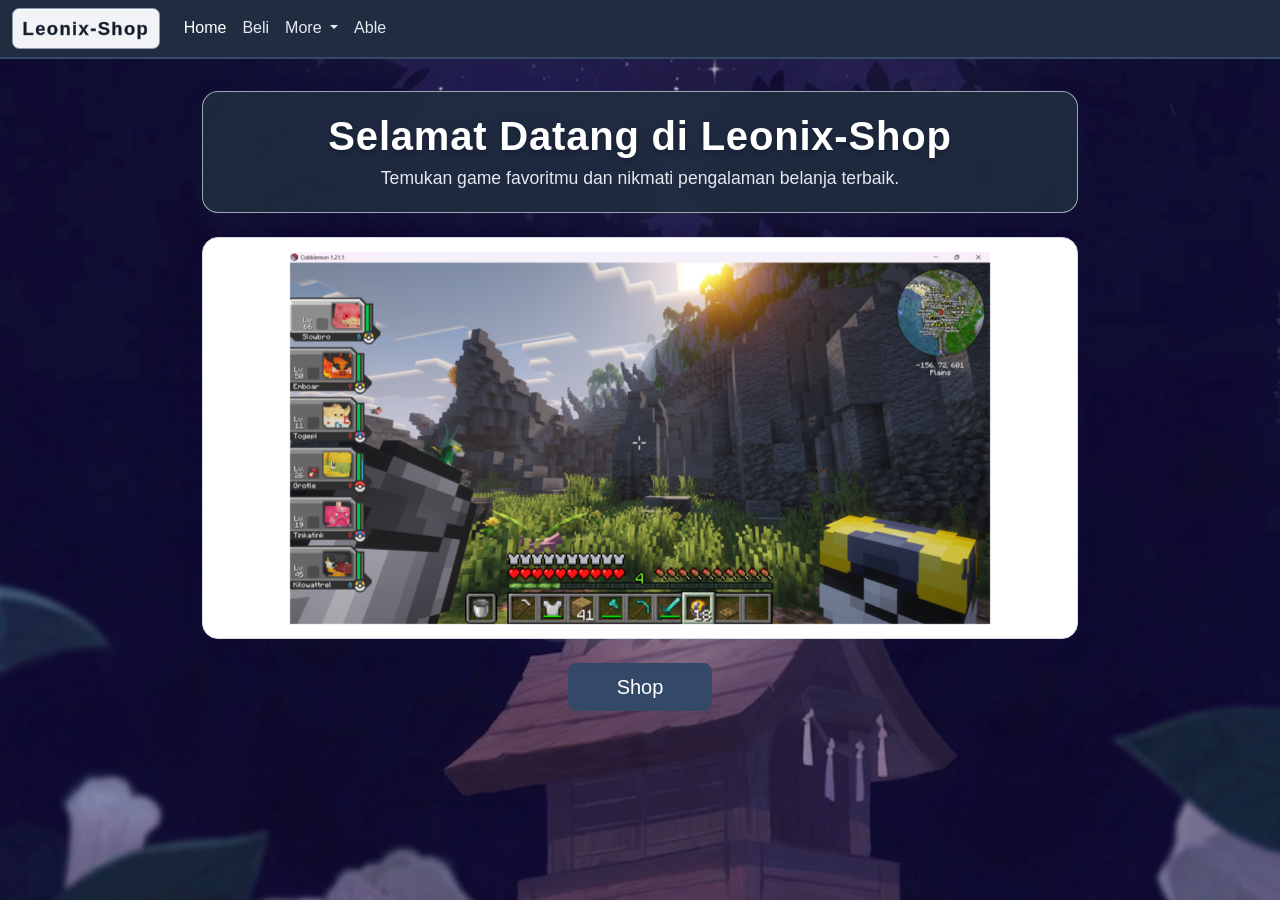
<file: index.html>
<!doctype html>
<html lang="en">
  <head>
    <meta charset="utf-8">
    <meta name="viewport" content="width=device-width, initial-scale=1">
    <title>Bootstrap demo</title>
    <link href="https://cdn.jsdelivr.net/npm/bootstrap@5.3.8/dist/css/bootstrap.min.css" rel="stylesheet" integrity="sha384-sRIl4kxILFvY47J16cr9ZwB07vP4J8+LH7qKQnuqkuIAvNWLzeN8tE5YBujZqJLB" crossorigin="anonymous">
    <link rel="stylesheet" href="css/style.css">
</head>
  <body class="index-page">
    <nav class="navbar navbar-expand-lg bg-body-tertiary">
  <div class="container-fluid">
    <a class="navbar-brand" href="#">Leonix-Shop</a>
    <button class="navbar-toggler" type="button" data-bs-toggle="collapse" data-bs-target="#navbarSupportedContent" aria-controls="navbarSupportedContent" aria-expanded="false" aria-label="Toggle navigation">
      <span class="navbar-toggler-icon"></span>
    </button>
    <div class="collapse navbar-collapse" id="navbarSupportedContent">
      <ul class="navbar-nav me-auto mb-2 mb-lg-0">
        <li class="nav-item">
          <a class="nav-link active" aria-current="page" href="#">Home</a>
        </li>
        <li class="nav-item">
          <a class="nav-link" href="beli.html">Beli</a>
        </li>
        <li class="nav-item dropdown">
          <a class="nav-link dropdown-toggle" href="#" role="button" data-bs-toggle="dropdown" aria-expanded="false">
            More
          </a>
          <ul class="dropdown-menu">
            <li><a class="dropdown-item" href="top.html">Top ratings</a></li>
            <li><a class="dropdown-item" href="jual.html">jual</a></li>
            <li><hr class="dropdown-divider"></li>
            <li><a class="dropdown-item" href="support.html">Support</a></li>
          </ul>
        </li>
        <li class="nav-item">
          <a class="nav-link disabled" aria-disabled="true">Able</a>
        </li>
      </ul>
    </div>
  </div>
  </nav>

  <main class="container page-content">
    <section class="welcome-banner text-center" aria-label="Welcome">
      <h1>Selamat Datang di Leonix-Shop</h1>
      <p>Temukan game favoritmu dan nikmati pengalaman belanja terbaik.</p>
    </section>

    <div id="carouselExample" class="carousel slide">
  <div class="carousel-inner">
    <div class="carousel-item active">
      <img src="images/bagus.png" class="d-block w-100" alt="...">
    </div>
    <div class="carousel-item">
      <img src="images/banya.png" class="d-block w-100" alt="...">
    </div>
    <div class="carousel-item">
      <img src="images/bagus.png" class="d-block w-100" alt="...">
    </div>
  </div>
  <button class="carousel-control-prev" type="button" data-bs-target="#carouselExample" data-bs-slide="prev">
    <span class="carousel-control-prev-icon" aria-hidden="true"></span>
    <span class="visually-hidden">Previous</span>
  </button>
  <button class="carousel-control-next" type="button" data-bs-target="#carouselExample" data-bs-slide="next">
    <span class="carousel-control-next-icon" aria-hidden="true"></span>
    <span class="visually-hidden">Next</span>
  </button>
</div>
  <div class="d-flex justify-content-center mt-4">
      <a class="btn btn-primary btn-lg px-5" href="beli.html">Shop</a>
    </div>  
  </main>
  <script src="https://cdn.jsdelivr.net/npm/bootstrap@5.3.8/dist/js/bootstrap.bundle.min.js" integrity="sha384-FKyoEForCGlyvwx9Hj09JcYn3nv7wiPVlz7YYwJrWVcXK/BmnVDxM+D2scQbITxI" crossorigin="anonymous"></script>
</body>
</html>
</file>
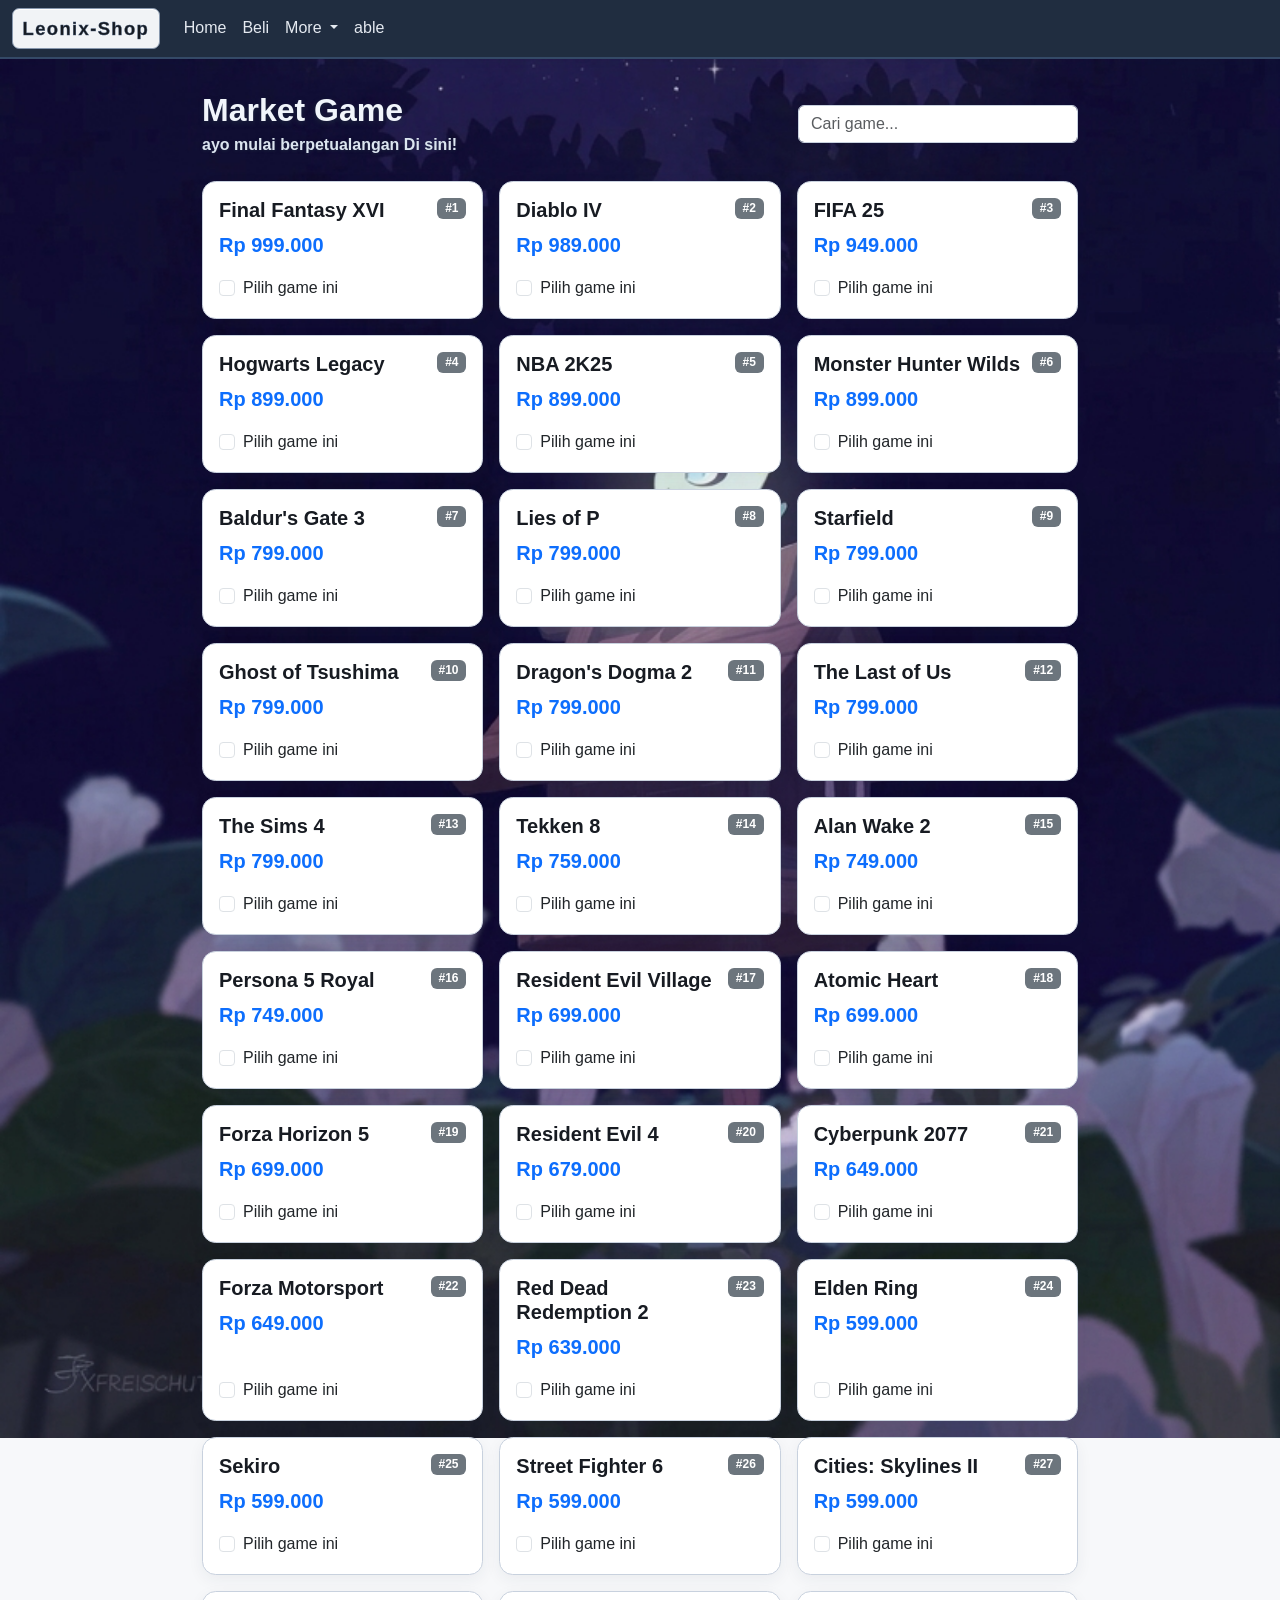
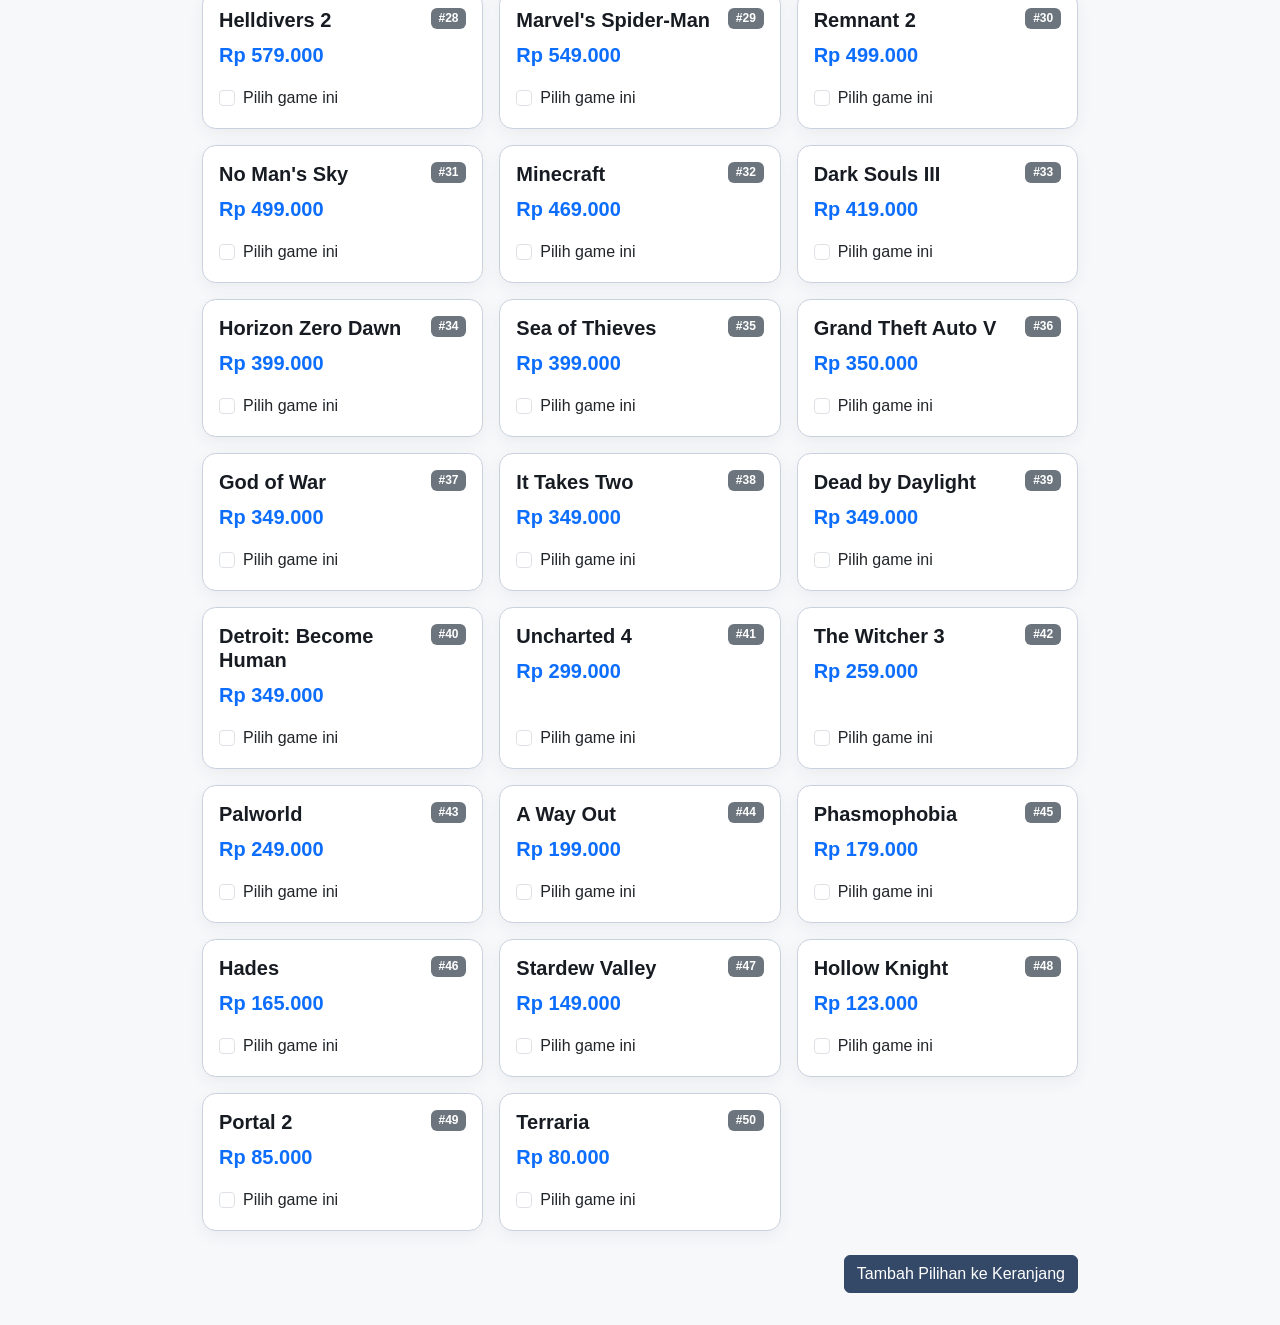
<file: beli.html>
<!doctype html>
<html lang="en">
  <head>
    <meta charset="utf-8">
    <meta name="viewport" content="width=device-width, initial-scale=1">
    <title>Bootstrap demo</title>
    <link href="https://cdn.jsdelivr.net/npm/bootstrap@5.3.8/dist/css/bootstrap.min.css" rel="stylesheet" integrity="sha384-sRIl4kxILFvY47J16cr9ZwB07vP4J8+LH7qKQnuqkuIAvNWLzeN8tE5YBujZqJLB" crossorigin="anonymous">
    <link rel="stylesheet" href="css/style.css">
  </head>
  <body class="beli-page">
    <nav class="navbar navbar-expand-lg bg-body-tertiary">
      <div class="container-fluid">
        <a class="navbar-brand" href="index.html">Leonix-Shop</a>
        <button class="navbar-toggler" type="button" data-bs-toggle="collapse" data-bs-target="#navbarSupportedContent" aria-controls="navbarSupportedContent" aria-expanded="false" aria-label="Toggle navigation">
          <span class="navbar-toggler-icon"></span>
        </button>
        <div class="collapse navbar-collapse" id="navbarSupportedContent">
          <ul class="navbar-nav me-auto mb-2 mb-lg-0">
            <li class="nav-item">
              <a class="nav-link" href="index.html">Home</a>
            </li>
            <li class="nav-item">
              <a class="nav-link" href="#">Beli</a>
            </li>
            <li class="nav-item dropdown">
              <a class="nav-link dropdown-toggle" href="#" role="button" data-bs-toggle="dropdown" aria-expanded="false">
                More
              </a>
              <ul class="dropdown-menu">
                <li><a class="dropdown-item" href="top.html">Top Retting</a></li>
                <li><a class="dropdown-item" href="jual.html">jual</a></li>
                <li><hr class="dropdown-divider"></li>
                <li><a class="dropdown-item" href="support.html">Support</a></li>
              </ul>
            </li>
            <li class="nav-item">
              <a class="nav-link disabled" aria-disabled="true">able</a>
            </li>
          </ul>
        </div>
      </div>
    </nav>

    <main class="container page-content">
      <div class="d-flex flex-wrap justify-content-between align-items-center gap-3 mb-4">
        <div>
          <h2 class="beli-title mb-1">Market Game</h2>
          <p class="beli-subtitle mb-0">ayo mulai berpetualangan Di sini!</p>
        </div>
        <input id="game-search" class="form-control" type="search" placeholder="Cari game..." aria-label="Cari game">
      </div>

      <form id="game-form">
        <div id="game-list" class="row g-3"></div>
        <div class="d-flex justify-content-end mt-4">
          <button class="btn btn-primary" type="submit">Tambah Pilihan ke Keranjang</button>
        </div>
      </form>
    </main>

    <div class="modal fade" id="purchase-modal" tabindex="-1" aria-labelledby="purchase-modal-label" aria-hidden="true">
      <div class="modal-dialog modal-dialog-centered modal-dialog-scrollable">
        <div class="modal-content">
          <div class="modal-header">
            <h2 class="modal-title fs-5" id="purchase-modal-label">Konfirmasi Pembelian</h2>
            <button type="button" class="btn-close" data-bs-dismiss="modal" aria-label="Tutup"></button>
          </div>
          <div class="modal-body">
            <p class="text-secondary">Pastikan daftar game dan harga di bawah sudah benar.</p>
            <div id="purchase-list"></div>
          </div>
          <div class="modal-footer">
            <button type="button" class="btn btn-secondary" data-bs-dismiss="modal">Batal</button>
            <button type="button" class="btn btn-primary" id="confirm-purchase">Konfirmasi Beli</button>
          </div>
        </div>
      </div>
    </div>

    <script src="script.js"></script>
    <script src="https://cdn.jsdelivr.net/npm/bootstrap@5.3.8/dist/js/bootstrap.bundle.min.js" integrity="sha384-FKyoEForCGlyvwx9Hj09JcYn3nv7wiPVlz7YYwJrWVcXK/BmnVDxM+D2scQbITxI" crossorigin="anonymous"></script>
  </body>
</html>
</file>
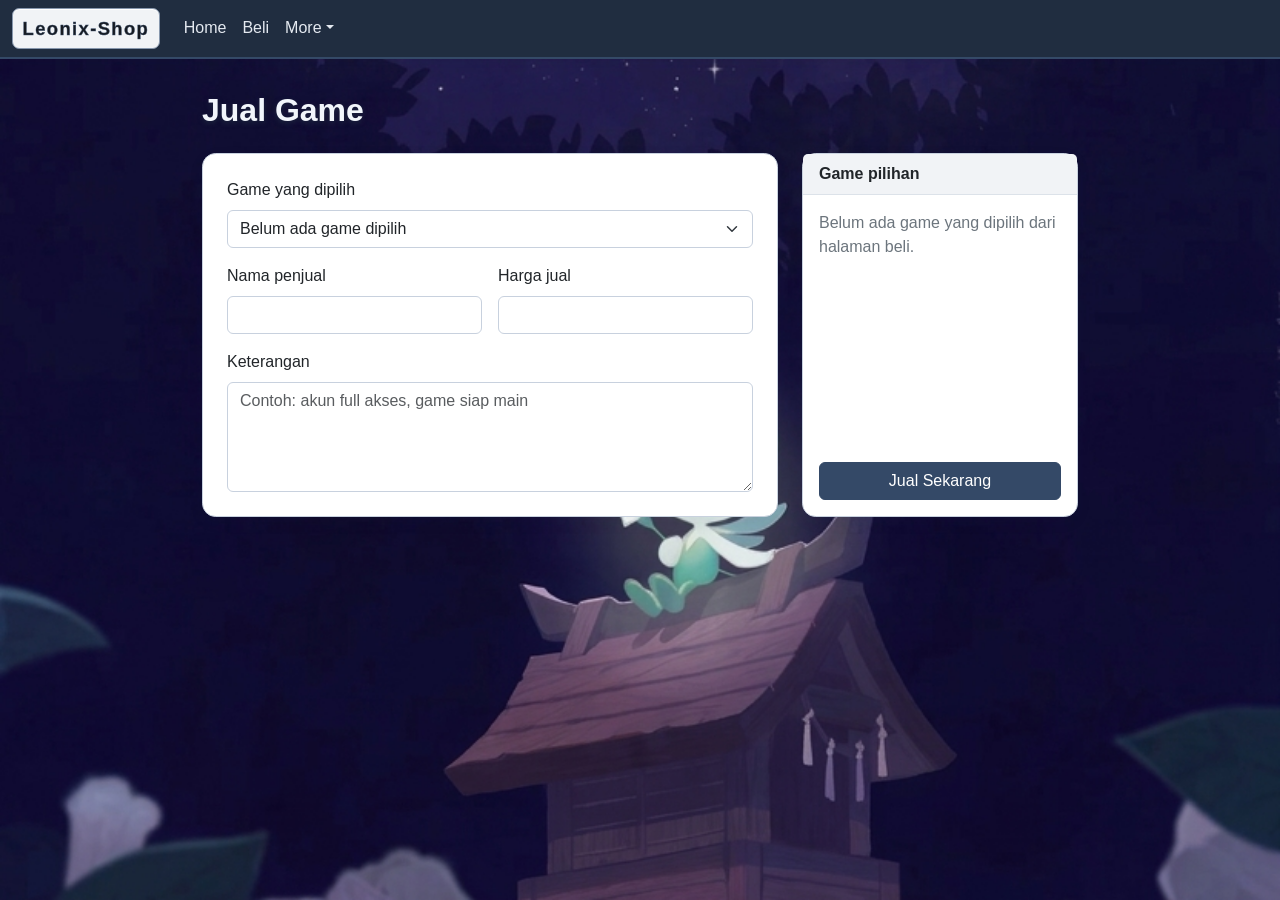
<file: jual.html>
<!doctype html>
<html lang="id">
  <head>
    <meta charset="utf-8">
    <meta name="viewport" content="width=device-width, initial-scale=1">
    <title>Jual Game - Leonix Shop</title>
    <link href="https://cdn.jsdelivr.net/npm/bootstrap@5.3.8/dist/css/bootstrap.min.css" rel="stylesheet" integrity="sha384-sRIl4kxILFvY47J16cr9ZwB07vP4J8+LH7qKQnuqkuIAvNWLzeN8tE5YBujZqJLB" crossorigin="anonymous">
    <link rel="stylesheet" href="css/style.css">
  </head>
  <body class="beli-page">
    <nav class="navbar navbar-expand-lg bg-body-tertiary">
      <div class="container-fluid">
        <a class="navbar-brand" href="index.html">Leonix-Shop</a>
        <button class="navbar-toggler" type="button" data-bs-toggle="collapse" data-bs-target="#navbarSupportedContent" aria-controls="navbarSupportedContent" aria-expanded="false" aria-label="Toggle navigation">
          <span class="navbar-toggler-icon"></span>
        </button>
        <div class="collapse navbar-collapse" id="navbarSupportedContent">
          <ul class="navbar-nav me-auto mb-2 mb-lg-0">
            <li class="nav-item"><a class="nav-link" href="index.html">Home</a></li>
            <li class="nav-item"><a class="nav-link" href="beli.html">Beli</a></li>
            <li class="nav-item dropdown">
              <a class="nav-link dropdown-toggle" href="#" role="button" data-bs-toggle="dropdown" aria-expanded="false">More</a>
              <ul class="dropdown-menu">
                <li><a class="dropdown-item" href="top.html">Top ratings</a></li>
                <li><a class="dropdown-item active" href="jual.html">Jual</a></li>
                <li><a class="dropdown-item" href="support.html">Support</a></li>
              </ul>
            </li>
          </ul>
        </div>
      </div>
    </nav>

    <main class="container page-content">
      <h2 class="beli-title mb-4">Jual Game</h2>
      <div class="row g-4">
        <div class="col-lg-8">
          <form id="sell-form" class="card p-4">
            <div class="mb-3">
              <label class="form-label" for="sell-game">Game yang dipilih</label>
              <select id="sell-game" class="form-select" required>
                <option value="">Pilih game</option>
              </select>
            </div>
            <div class="row g-3">
              <div class="col-md-6">
                <label class="form-label" for="sell-name">Nama penjual</label>
                <input id="sell-name" class="form-control" type="text" required>
              </div>
              <div class="col-md-6">
                <label class="form-label" for="sell-price">Harga jual</label>
                <input id="sell-price" class="form-control" type="number" min="1000" required>
              </div>
            </div>
            <div class="mt-3">
              <label class="form-label" for="sell-description">Keterangan</label>
              <textarea id="sell-description" class="form-control" rows="4" placeholder="Contoh: akun full akses, game siap main"></textarea>
            </div>
            <div id="sell-alert" class="alert d-none mt-3 mb-0" role="alert"></div>
          </form>
        </div>

        <aside class="col-lg-4">
          <div class="card h-100">
            <div class="card-header fw-bold">Game pilihan</div>
            <div class="card-body d-flex flex-column">
              <div id="selected-games" class="mb-3"></div>
              <button id="sell-button" class="btn btn-primary mt-auto" type="submit" form="sell-form">
                Jual Sekarang
              </button>
            </div>
          </div>
        </aside>
      </div>
    </main>

    <script src="https://cdn.jsdelivr.net/npm/bootstrap@5.3.8/dist/js/bootstrap.bundle.min.js" integrity="sha384-FKyoEForCGlyvwx9Hj09JcYn3nv7wiPVlz7YYwJrWVcXK/BmnVDxM+D2scQbITxI" crossorigin="anonymous"></script>
    <script src="script.js"></script>
  </body>
</html>
</file>
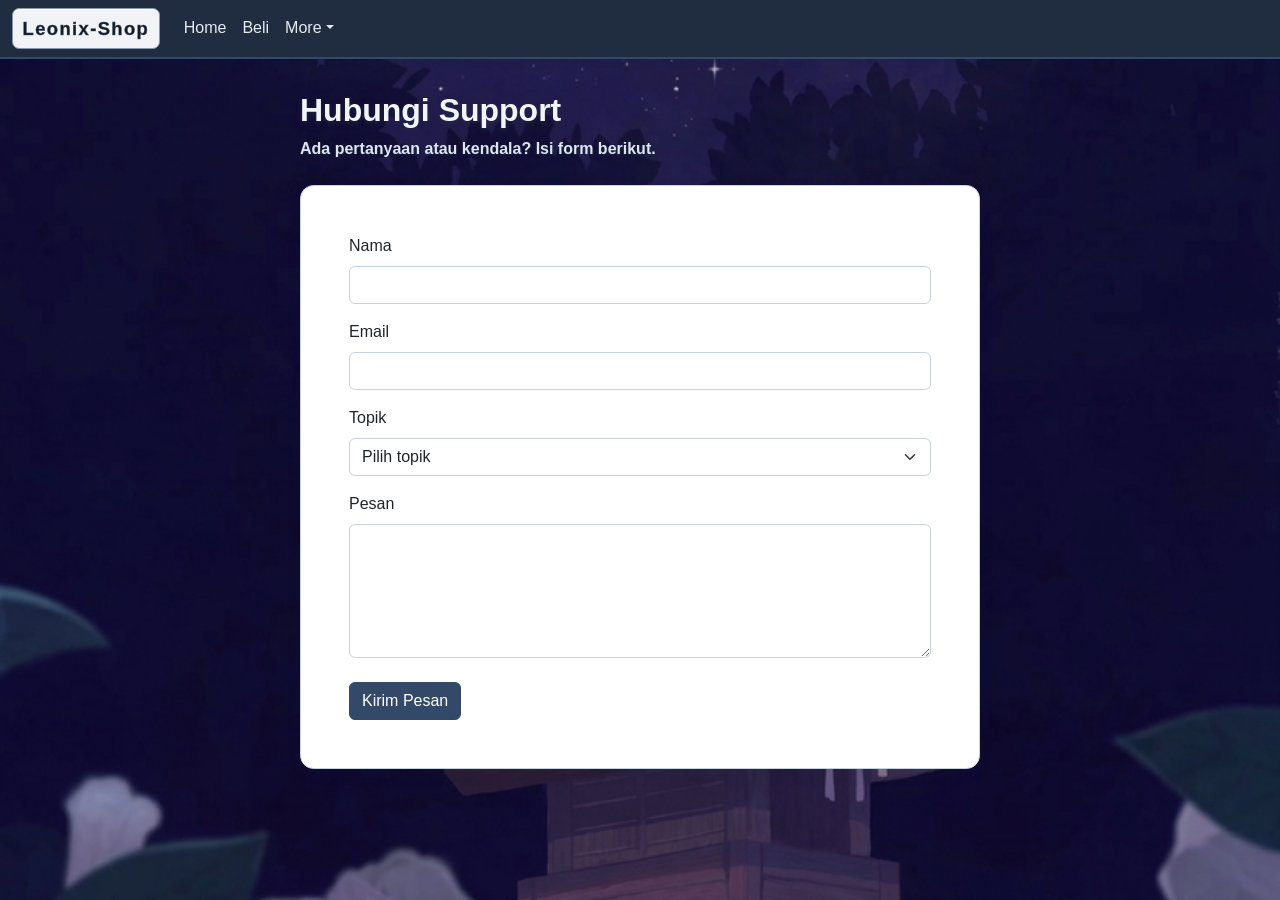
<file: support.html>
<!doctype html>
<html lang="id">
  <head>
    <meta charset="utf-8">
    <meta name="viewport" content="width=device-width, initial-scale=1">
    <title>Support - Leonix Shop</title>
    <link href="https://cdn.jsdelivr.net/npm/bootstrap@5.3.8/dist/css/bootstrap.min.css" rel="stylesheet" integrity="sha384-sRIl4kxILFvY47J16cr9ZwB07vP4J8+LH7qKQnuqkuIAvNWLzeN8tE5YBujZqJLB" crossorigin="anonymous">
    <link rel="stylesheet" href="css/style.css">
  </head>
  <body class="index-page">
    <nav class="navbar navbar-expand-lg bg-body-tertiary">
      <div class="container-fluid">
        <a class="navbar-brand" href="index.html">Leonix-Shop</a>
        <button class="navbar-toggler" type="button" data-bs-toggle="collapse" data-bs-target="#navbarSupportedContent" aria-controls="navbarSupportedContent" aria-expanded="false" aria-label="Toggle navigation">
          <span class="navbar-toggler-icon"></span>
        </button>
        <div class="collapse navbar-collapse" id="navbarSupportedContent">
          <ul class="navbar-nav me-auto mb-2 mb-lg-0">
            <li class="nav-item"><a class="nav-link" href="index.html">Home</a></li>
            <li class="nav-item"><a class="nav-link" href="beli.html">Beli</a></li>
            <li class="nav-item dropdown">
              <a class="nav-link dropdown-toggle" href="#" role="button" data-bs-toggle="dropdown" aria-expanded="false">More</a>
              <ul class="dropdown-menu">
                <li><a class="dropdown-item" href="top.html">Top ratings</a></li>
                <li><a class="dropdown-item" href="jual.html">Jual</a></li>
                <li><hr class="dropdown-divider"></li>
                <li><a class="dropdown-item active" href="support.html">Support</a></li>
              </ul>
            </li>
          </ul>
        </div>
      </div>
    </nav>

    <main class="container page-content">
      <div class="mx-auto" style="max-width: 680px;">
        <div class="mb-4">
          <h2 class="beli-title mb-2">Hubungi Support</h2>
          <p class="beli-subtitle mb-0">Ada pertanyaan atau kendala? Isi form berikut.</p>
        </div>
        <form class="card p-4 p-md-5">
          <div class="mb-3">
            <label class="form-label" for="support-name">Nama</label>
            <input class="form-control" id="support-name" name="name" type="text" autocomplete="name" required>
          </div>
          <div class="mb-3">
            <label class="form-label" for="support-email">Email</label>
            <input class="form-control" id="support-email" name="email" type="email" autocomplete="email" required>
          </div>
          <div class="mb-3">
            <label class="form-label" for="support-topic">Topik</label>
            <select class="form-select" id="support-topic" name="topic" required>
              <option value="" selected disabled>Pilih topik</option>
              <option value="pembelian">Pembelian</option>
              <option value="penjualan">Penjualan</option>
              <option value="akun">Masalah akun</option>
              <option value="lainnya">Lainnya</option>
            </select>
          </div>
          <div class="mb-4">
            <label class="form-label" for="support-message">Pesan</label>
            <textarea class="form-control" id="support-message" name="message" rows="5" required></textarea>
          </div>
          <button class="btn btn-primary align-self-start" type="submit">Kirim Pesan</button>
        </form>
      </div>
    </main>

    <script src="https://cdn.jsdelivr.net/npm/bootstrap@5.3.8/dist/js/bootstrap.bundle.min.js" integrity="sha384-FKyoEForCGlyvwx9Hj09JcYn3nv7wiPVlz7YYwJrWVcXK/BmnVDxM+D2scQbITxI" crossorigin="anonymous"></script>
  </body>
</html>
</file>
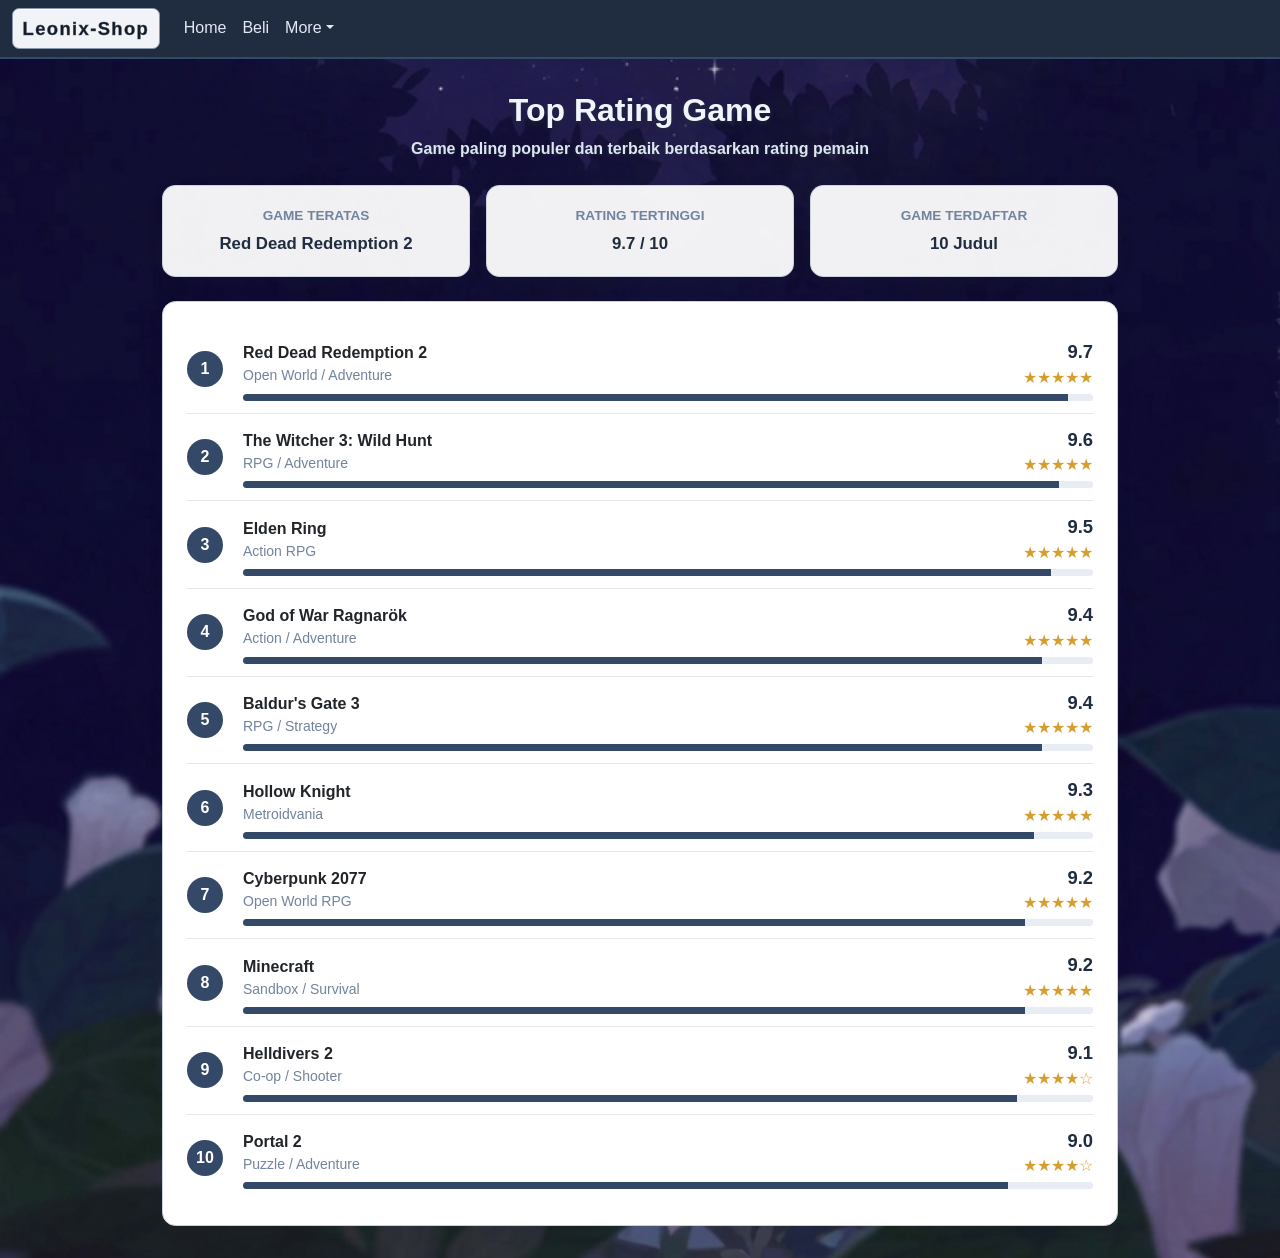
<file: top.html>
<!doctype html>
<html lang="id">
  <head>
    <meta charset="utf-8">
    <meta name="viewport" content="width=device-width, initial-scale=1">
    <title>Top Rating Game - Leonix Shop</title>
    <link href="https://cdn.jsdelivr.net/npm/bootstrap@5.3.8/dist/css/bootstrap.min.css" rel="stylesheet" integrity="sha384-sRIl4kxILFvY47J16cr9ZwB07vP4J8+LH7qKQnuqkuIAvNWLzeN8tE5YBujZqJLB" crossorigin="anonymous">
    <link rel="stylesheet" href="css/style.css">
  </head>
  <body class="beli-page">
    <nav class="navbar navbar-expand-lg bg-body-tertiary">
      <div class="container-fluid">
        <a class="navbar-brand" href="index.html">Leonix-Shop</a>
        <button class="navbar-toggler" type="button" data-bs-toggle="collapse" data-bs-target="#navbarSupportedContent" aria-controls="navbarSupportedContent" aria-expanded="false" aria-label="Toggle navigation">
          <span class="navbar-toggler-icon"></span>
        </button>
        <div class="collapse navbar-collapse" id="navbarSupportedContent">
          <ul class="navbar-nav me-auto mb-2 mb-lg-0">
            <li class="nav-item"><a class="nav-link" href="index.html">Home</a></li>
            <li class="nav-item"><a class="nav-link" href="beli.html">Beli</a></li>
            <li class="nav-item dropdown">
              <a class="nav-link dropdown-toggle" href="#" role="button" data-bs-toggle="dropdown" aria-expanded="false">More</a>
              <ul class="dropdown-menu">
                <li><a class="dropdown-item active" href="top.html">Top ratings</a></li>
                <li><a class="dropdown-item" href="jual.html">Jual</a></li>
                <li><a class="dropdown-item" href="support.html">Support</a></li>
              </ul>
            </li>
          </ul>
        </div>
      </div>
    </nav>

    <main class="container page-content top-page">
      <div class="text-center mb-4">
        <h2 class="beli-title mb-2">Top Rating Game</h2>
        <p class="beli-subtitle mb-0">Game paling populer dan terbaik berdasarkan rating pemain</p>
      </div>

      <div class="row g-3 mb-4">
        <div class="col-md-4">
          <div class="stat-card text-center">
            <span class="stat-label">Game Teratas</span>
            <strong>Red Dead Redemption 2</strong>
          </div>
        </div>
        <div class="col-md-4">
          <div class="stat-card text-center">
            <span class="stat-label">Rating Tertinggi</span>
            <strong>9.7 / 10</strong>
          </div>
        </div>
        <div class="col-md-4">
          <div class="stat-card text-center">
            <span class="stat-label">Game Terdaftar</span>
            <strong>10 Judul</strong>
          </div>
        </div>
      </div>

      <div class="card rating-card">
        <div class="card-body p-3 p-md-4">
          <div class="rating-row">
            <span class="rating-rank">1</span>
            <div class="rating-info"><strong>Red Dead Redemption 2</strong><small>Open World / Adventure</small></div>
            <div class="rating-score"><strong>9.7</strong><span>★★★★★</span></div>
            <div class="progress"><div class="progress-bar" style="width:97%"></div></div>
          </div>
          <div class="rating-row">
            <span class="rating-rank">2</span>
            <div class="rating-info"><strong>The Witcher 3: Wild Hunt</strong><small>RPG / Adventure</small></div>
            <div class="rating-score"><strong>9.6</strong><span>★★★★★</span></div>
            <div class="progress"><div class="progress-bar" style="width:96%"></div></div>
          </div>
          <div class="rating-row">
            <span class="rating-rank">3</span>
            <div class="rating-info"><strong>Elden Ring</strong><small>Action RPG</small></div>
            <div class="rating-score"><strong>9.5</strong><span>★★★★★</span></div>
            <div class="progress"><div class="progress-bar" style="width:95%"></div></div>
          </div>
          <div class="rating-row">
            <span class="rating-rank">4</span>
            <div class="rating-info"><strong>God of War Ragnarök</strong><small>Action / Adventure</small></div>
            <div class="rating-score"><strong>9.4</strong><span>★★★★★</span></div>
            <div class="progress"><div class="progress-bar" style="width:94%"></div></div>
          </div>
          <div class="rating-row">
            <span class="rating-rank">5</span>
            <div class="rating-info"><strong>Baldur's Gate 3</strong><small>RPG / Strategy</small></div>
            <div class="rating-score"><strong>9.4</strong><span>★★★★★</span></div>
            <div class="progress"><div class="progress-bar" style="width:94%"></div></div>
          </div>
          <div class="rating-row">
            <span class="rating-rank">6</span>
            <div class="rating-info"><strong>Hollow Knight</strong><small>Metroidvania</small></div>
            <div class="rating-score"><strong>9.3</strong><span>★★★★★</span></div>
            <div class="progress"><div class="progress-bar" style="width:93%"></div></div>
          </div>
          <div class="rating-row">
            <span class="rating-rank">7</span>
            <div class="rating-info"><strong>Cyberpunk 2077</strong><small>Open World RPG</small></div>
            <div class="rating-score"><strong>9.2</strong><span>★★★★★</span></div>
            <div class="progress"><div class="progress-bar" style="width:92%"></div></div>
          </div>
          <div class="rating-row">
            <span class="rating-rank">8</span>
            <div class="rating-info"><strong>Minecraft</strong><small>Sandbox / Survival</small></div>
            <div class="rating-score"><strong>9.2</strong><span>★★★★★</span></div>
            <div class="progress"><div class="progress-bar" style="width:92%"></div></div>
          </div>
          <div class="rating-row">
            <span class="rating-rank">9</span>
            <div class="rating-info"><strong>Helldivers 2</strong><small>Co-op / Shooter</small></div>
            <div class="rating-score"><strong>9.1</strong><span>★★★★☆</span></div>
            <div class="progress"><div class="progress-bar" style="width:91%"></div></div>
          </div>
          <div class="rating-row">
            <span class="rating-rank">10</span>
            <div class="rating-info"><strong>Portal 2</strong><small>Puzzle / Adventure</small></div>
            <div class="rating-score"><strong>9.0</strong><span>★★★★☆</span></div>
            <div class="progress"><div class="progress-bar" style="width:90%"></div></div>
          </div>
        </div>
      </div>
    </main>

    <script src="https://cdn.jsdelivr.net/npm/bootstrap@5.3.8/dist/js/bootstrap.bundle.min.js" integrity="sha384-FKyoEForCGlyvwx9Hj09JcYn3nv7wiPVlz7YYwJrWVcXK/BmnVDxM+D2scQbITxI" crossorigin="anonymous"></script>
  </body>
</html>
</file>
<file: css/style.css>
:root {
  --ink: #171b22;
  --navy: #344967;
  --navy-deep: #202d40;
  --paper: #f7f8fa;
  --white: #fff;
}

body {
  background: var(--paper);
  color: var(--ink);
  font-family: "Segoe UI", Arial, sans-serif;
}

.index-page {
  background-image: url("../images/pokemon2.jpg");
  background-position: center;
  background-repeat: no-repeat;
  background-size: cover;
  background-attachment: fixed;
  min-height: 100vh;
}

.beli-page {
  --beli-background: none;
  background-image: url("../images/pokemon2.jpg");
  background-position: center;
  background-repeat: no-repeat;
  background-size: cover;
  background-attachment: fixed;
  min-height: 100vh;
}

.navbar {
  background: var(--navy-deep) !important;
  border-bottom: 2px solid var(--navy);
  box-shadow: 0 3px 14px rgb(22 34 52 / 10%);
}

.navbar-brand {
  padding: 0.35rem 0.6rem;
  border: 1px solid #8797ad;
  border-radius: 0.45rem;
  background: #f1f3f6;
  color: var(--ink);
  font-family: "Trebuchet MS", "Segoe UI", sans-serif;
  font-size: 1.15rem;
  font-weight: 800;
  letter-spacing: 0.075em;
  -webkit-text-stroke: 0.4px var(--navy);
  text-shadow: 0 1px 0 rgb(255 255 255 / 75%);
  box-shadow: inset 0 1px 0 var(--white);
  transition: background-color 160ms ease, box-shadow 160ms ease;
}

.navbar-brand:hover,
.navbar-brand:focus {
  background: var(--white);
  color: var(--ink);
  box-shadow: 0 0 12px rgb(255 255 255 / 18%);
}

.navbar .nav-link {
  color: #e4e9f0;
  transition: color 160ms ease;
}

.navbar .nav-link:hover,
.navbar .nav-link:focus,
.navbar .nav-link.active {
  color: var(--white);
}

.navbar .navbar-toggler {
  border-color: #74839a;
}

.navbar .navbar-toggler-icon {
  filter: grayscale(1) brightness(0) invert(1);
}

.page-content {
  max-width: 900px;
  margin-block: 2rem;
}

.welcome-banner {
  margin-bottom: 1.5rem;
  padding: 1.25rem 1rem;
  border: 1px solid rgb(200 209 222 / 75%);
  border-radius: 1rem;
  background: rgb(32 45 64 / 88%);
  box-shadow: 0 8px 24px rgb(32 45 64 / 18%);
  backdrop-filter: blur(6px);
}

.welcome-banner h1 {
  margin-bottom: 0.35rem;
  color: var(--white);
  font-size: clamp(1.75rem, 5vw, 2.5rem);
  font-weight: 800;
  letter-spacing: 0.02em;
  text-shadow: 0 2px 5px rgb(0 0 0 / 25%);
}

.welcome-banner p {
  margin-bottom: 0;
  color: #e4e9f0;
  font-size: clamp(0.95rem, 2vw, 1.1rem);
}

.beli-subtitle {
  color: #dce5f0;
  font-weight: 600;
  text-shadow: 0 1px 3px rgb(32 45 64 / 65%);
}

.page-content .beli-title {
  color: #f1f5fb;
  text-shadow: 0 2px 5px rgb(32 45 64 / 75%);
}

#carouselExample {
  overflow: hidden;
  border: 1px solid #d5dce5;
  border-radius: 1rem;
  background: var(--white);
  box-shadow: 0 8px 24px rgb(32 45 64 / 7%);
}

#carouselExample .carousel-item img {
  width: 100%;
  max-width: 700px;
  height: clamp(220px, 45vw, 400px);
  object-fit: contain;
  margin: 0 auto;
}

.card,
.modal-content {
  border: 1px solid #c8d1de;
  border-radius: 0.85rem;
  background: var(--white);
  box-shadow: 0 5px 16px rgb(32 45 64 / 6%);
}

.card-header,
.card-footer {
  border-color: #dce2e9;
  background: #f1f3f6;
}

.card-title,
.page-content h2 {
  color: var(--ink);
  font-weight: 700;
}

.btn-primary {
  --bs-btn-bg: var(--navy);
  --bs-btn-border-color: var(--navy);
  --bs-btn-hover-bg: var(--navy-deep);
  --bs-btn-hover-border-color: var(--navy-deep);
  --bs-btn-active-bg: var(--navy-deep);
  --bs-btn-active-border-color: var(--navy-deep);
}

.btn-outline-success {
  --bs-btn-color: #e4e9f0;
  --bs-btn-border-color: #8797ad;
  --bs-btn-hover-bg: #f1f3f6;
  --bs-btn-hover-color: var(--navy-deep);
  --bs-btn-hover-border-color: #f1f3f6;
}

.form-control,
.form-select {
  border-color: #c8d1de;
}

.form-control:focus,
.form-select:focus {
  border-color: #71839d;
  box-shadow: 0 0 0 0.2rem rgb(52 73 103 / 14%);
}

#game-search {
  max-width: 280px;
}

.table {
  --bs-table-striped-bg: #f0f3f7;
  --bs-table-hover-bg: #e9eef4;
  border-color: #d5dce5;
}

.table-dark {
  --bs-table-bg: var(--navy-deep);
  --bs-table-color: #f5f7fa;
  --bs-table-border-color: #52627a;
}

.top-page {
  max-width: 980px;
}

.stat-card {
  min-height: 92px;
  padding: 1rem;
  display: flex;
  flex-direction: column;
  justify-content: center;
  gap: 0.25rem;
  border: 1px solid rgb(200 209 222 / 90%);
  border-radius: 0.85rem;
  background: rgb(255 255 255 / 94%);
  box-shadow: 0 5px 16px rgb(32 45 64 / 8%);
}

.stat-card strong {
  color: var(--navy-deep);
  font-size: 1.05rem;
}

.stat-label {
  color: #71839d;
  font-size: 0.85rem;
  font-weight: 600;
  text-transform: uppercase;
}

.rating-card {
  overflow: hidden;
}

.rating-row {
  display: grid;
  grid-template-columns: 44px minmax(180px, 1fr) 90px;
  grid-template-areas:
    "rank info score"
    "rank progress progress";
  align-items: center;
  gap: 0.25rem 0.75rem;
  padding: 0.75rem 0;
  border-bottom: 1px solid #e2e7ed;
}

.rating-row:last-child {
  border-bottom: 0;
}

.rating-rank {
  grid-area: rank;
  width: 36px;
  height: 36px;
  display: grid;
  place-items: center;
  border-radius: 50%;
  background: var(--navy);
  color: var(--white);
  font-weight: 800;
}

.rating-info {
  grid-area: info;
  display: flex;
  flex-direction: column;
}

.rating-info small {
  color: #71839d;
}

.rating-score {
  grid-area: score;
  display: flex;
  flex-direction: column;
  align-items: flex-end;
  color: #d69e2e;
}

.rating-score strong {
  color: var(--navy-deep);
  font-size: 1.15rem;
}

.rating-row .progress {
  grid-area: progress;
  height: 7px;
  background: #e8edf3;
}

.rating-row .progress-bar {
  background: var(--navy);
}

@media (max-width: 575px) {
  .rating-row {
    grid-template-columns: 40px minmax(0, 1fr) 72px;
  }

  .rating-score span {
    font-size: 0.75rem;
  }
}
</file>
